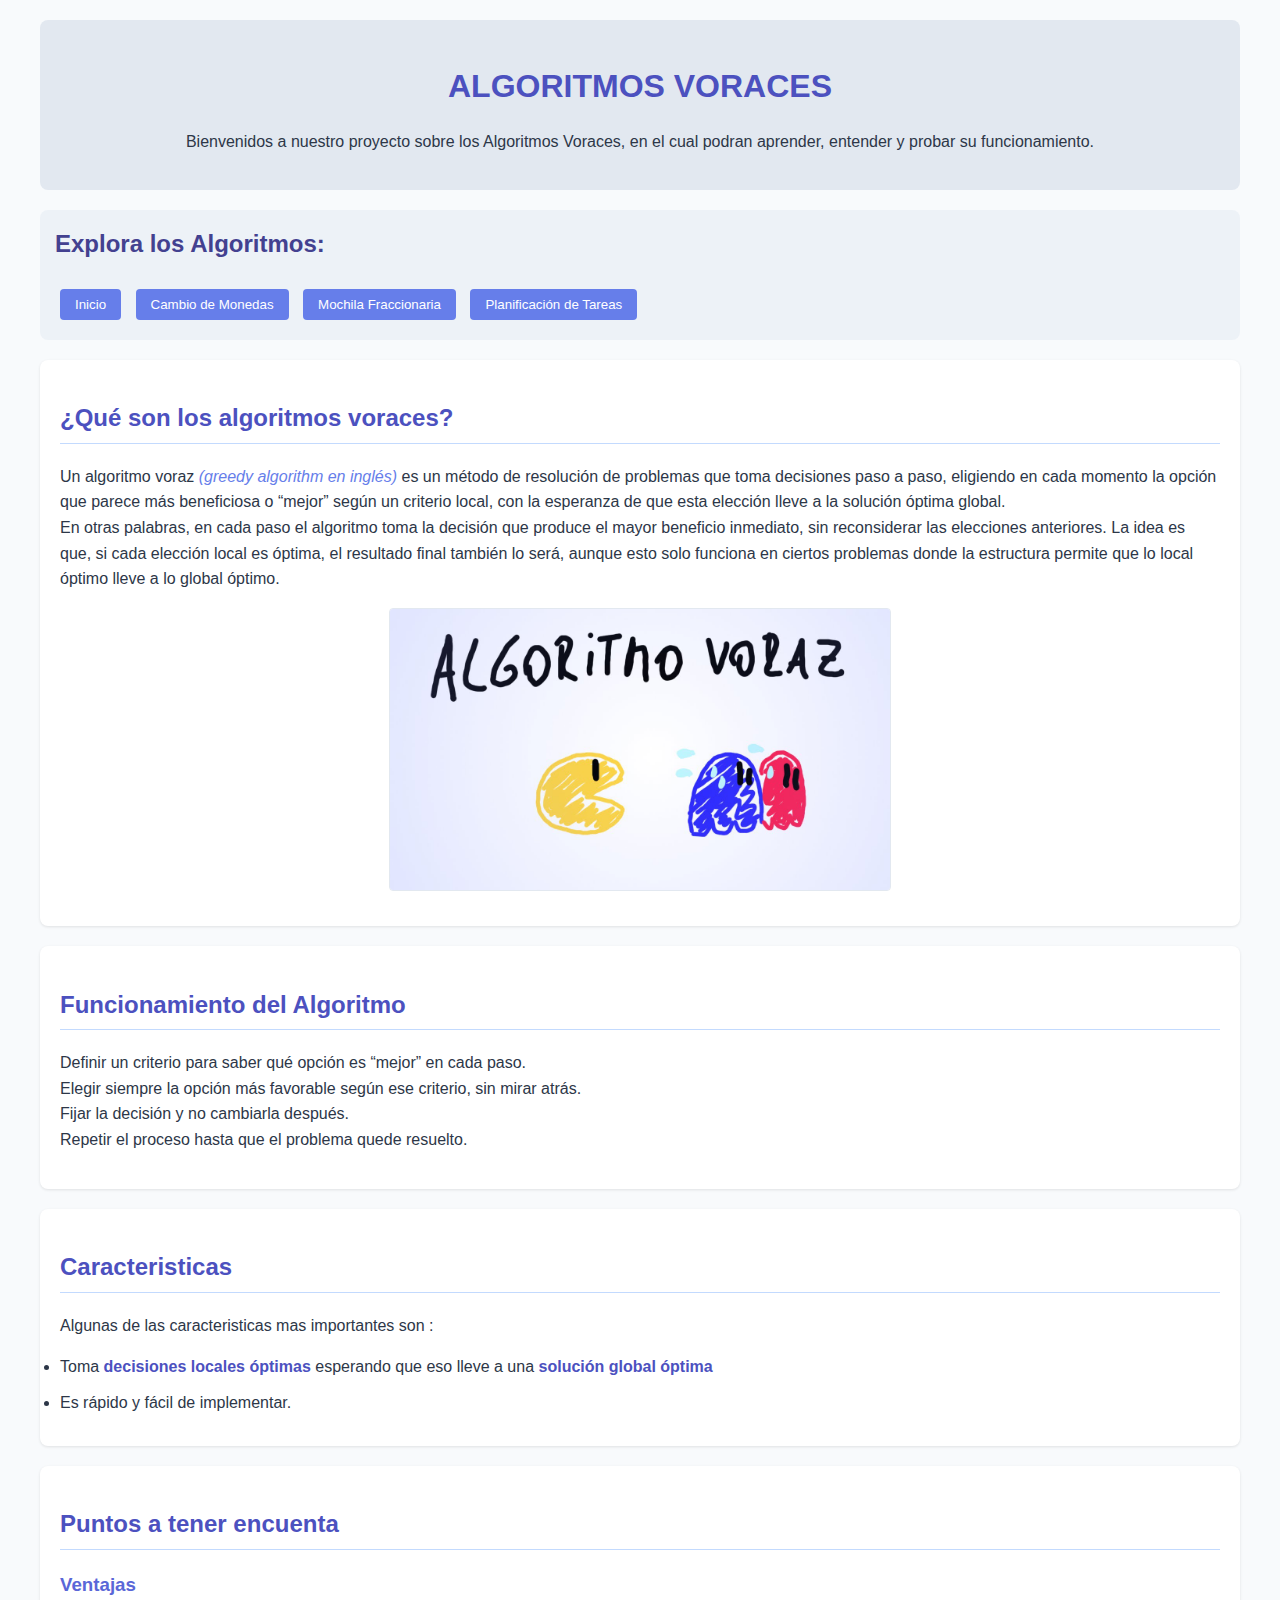
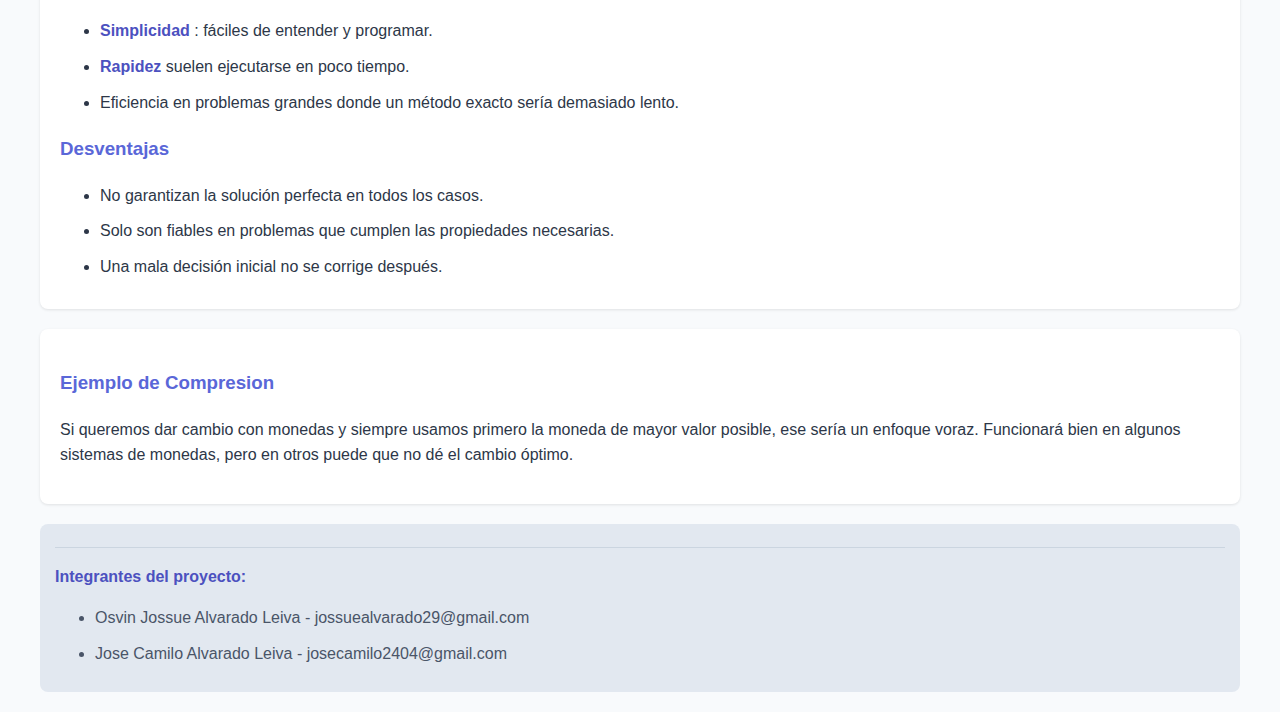
<file: index.html>
<!DOCTYPE html>
<html lang="en">
<head>
    <meta charset="UTF-8">
    <meta name="viewport" content="width=device-width, initial-scale=1.0">
    <title>Algoritmos Voraces</title>
    <link rel="stylesheet" href="/Css/index.css">
</head>
<body>
    
    <header>
        <!-- TITULO principal -->
        <h1>ALGORITMOS VORACES</h1>

        <p>Bienvenidos a nuestro proyecto sobre los Algoritmos Voraces, en el cual podran aprender, entender y probar su funcionamiento. </p>

    </header>

<!-- Menu de navegacion para los algoritmos -->
    <nav>
        <h2>Explora los Algoritmos:</h2>
        <div>
            <a href="index.html"><button>Inicio</button></a>
            <a href="cambioMoneda.html"><button>Cambio de Monedas</button></a>
            <a href="mochila.html"><button>Mochila Fraccionaria</button></a>
            <a href="IntervalScheduling.html"><button>Planificación de Tareas</button></a>
        </div>
    </nav>


    <!-- Descripcion Del concepto -->
    <section>

        <h2>¿Qué son los algoritmos voraces?</h2>
        <p>
            Un algoritmo voraz <i>(greedy algorithm en inglés)</i> es un método de resolución de problemas que toma decisiones paso a paso, eligiendo en cada momento la opción que parece más beneficiosa o “mejor” según un criterio local, con la esperanza de que esta elección lleve a la solución óptima global.

            <br>

            En otras palabras, en cada paso el algoritmo toma la decisión que produce el mayor beneficio inmediato, sin reconsiderar las elecciones anteriores. La idea es que, si cada elección local es óptima, el resultado final también lo será, aunque esto solo funciona en ciertos problemas donde la estructura permite que lo local óptimo lleve a lo global óptimo.
        </p>

        <img src="/img/voraz.jpg" width="500">


    </section>

    <!-- APARTADO DEL FUNCIONAMIENTO -->
    <section>

        <h2>Funcionamiento del Algoritmo</h2>

        <p>
            Definir un criterio para saber qué opción es “mejor” en cada paso.<br>
            Elegir siempre la opción más favorable según ese criterio, sin mirar atrás.<br>Fijar la decisión y no cambiarla después.<br>
            Repetir el proceso hasta que el problema quede resuelto.<br>
        </p>

    </section>

<!-- CARACTEROISTICAS -->
    <section>

        <h2>Caracteristicas </h2>
        <p>Algunas de las caracteristicas mas importantes son :</p>
        <lu>
            <li>Toma <strong>decisiones locales óptimas</strong> esperando que eso lleve a una <strong>solución global óptima</strong></li>
            <li>Es rápido y fácil de implementar.</li>
        </lu>

    </section>

    <!-- VENTAJAS Y DESVENTAJAS -->
    <section>

        <h2>Puntos a tener encuenta</h2>

        <h3>Ventajas</h3>
        <ul>
            <li><strong>Simplicidad</strong> : fáciles de entender y programar.</li>
            <li><strong>Rapidez</strong> suelen ejecutarse en poco tiempo.</li>
            <li>Eficiencia en problemas grandes donde un método exacto sería demasiado lento.</li>
        </ul>

        <h3 class="desventajas">Desventajas</h3>
        <ul>
            <li>No garantizan la solución perfecta en todos los casos.</li>
            <li>Solo son fiables en problemas que cumplen las propiedades necesarias.</li>
            <li>Una mala decisión inicial no se corrige después.</li>
        </ul>

    </section>

    <!-- un ejemplo para dar -->
    <section>

        <h3>Ejemplo de Compresion</h3>
        <p>Si queremos dar cambio con monedas y siempre usamos primero la moneda de mayor valor posible, ese sería un enfoque voraz. Funcionará bien en algunos sistemas de monedas, pero en otros puede que no dé el cambio óptimo.</p>

    </section>

    <!-- Un basico Pie de pagina -->
    <footer>
        <hr>
        <p><strong>Integrantes del proyecto:</strong></p>
        <ul>
            <li>Osvin Jossue Alvarado Leiva - jossuealvarado29@gmail.com</li>
            <li>Jose Camilo Alvarado Leiva - josecamilo2404@gmail.com</li>
        </ul>
    </footer>


</body>



</html>
</file>
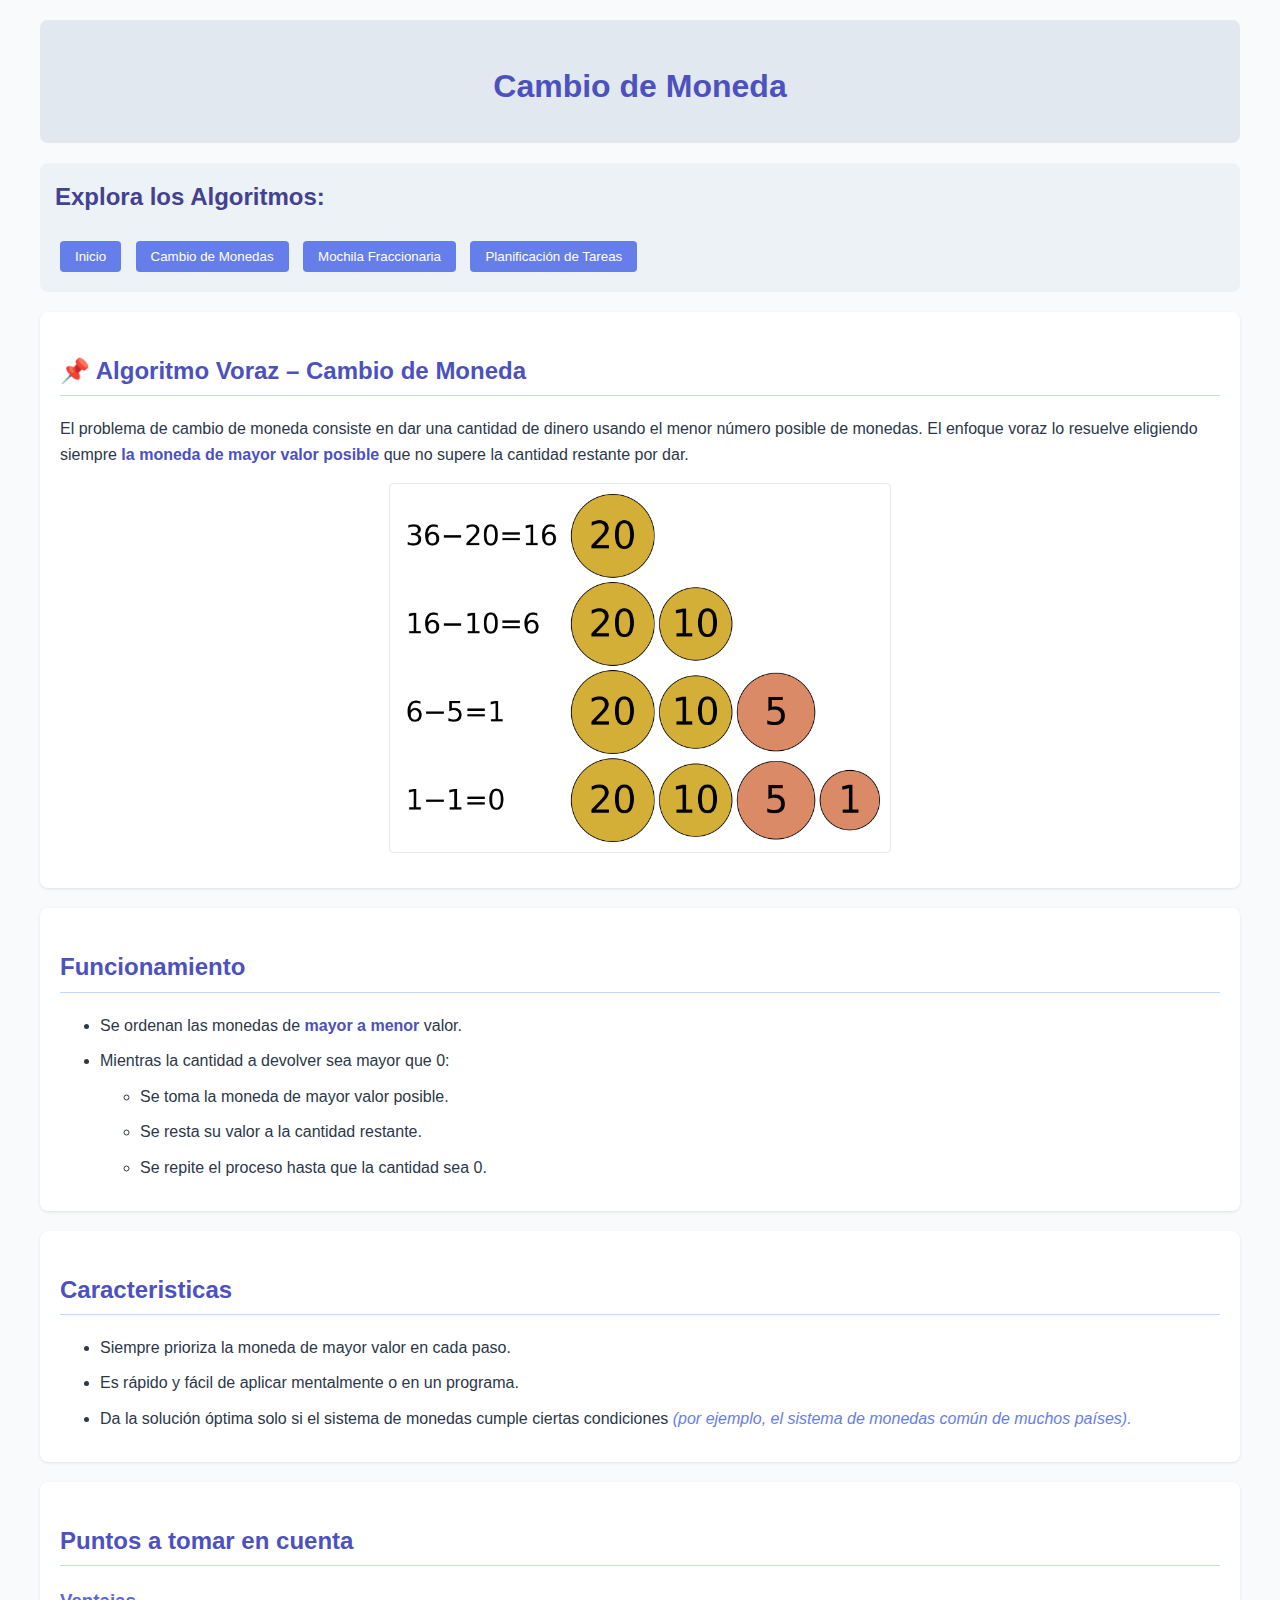
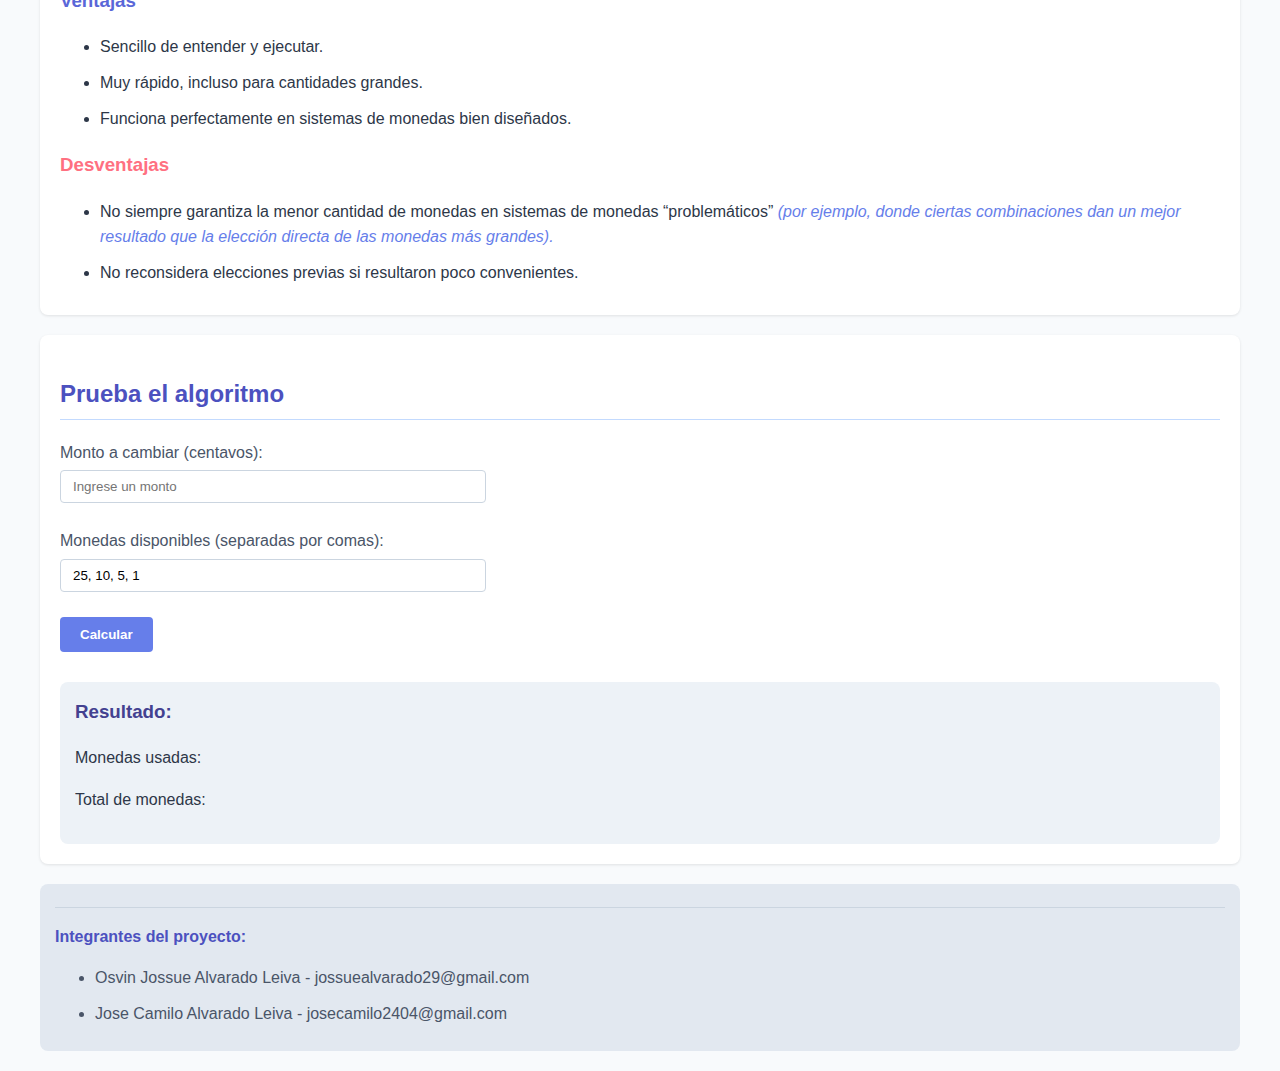
<file: cambioMoneda.html>
<!DOCTYPE html>
<html lang="en">
<head>
    <meta charset="UTF-8">
    <meta name="viewport" content="width=device-width, initial-scale=1.0">
    <title>Cambio de Moneda</title>
    <link rel="stylesheet" href="/Css/cambioMonedas.css">
</head>
<body>

    <header>

        <!-- titulo prinicipal -->
        <h1>Cambio de Moneda</h1>

        <!-- <p>Bienvenidos a nuestro proyecto sobre los Algoritmos Voraces, en el cual podran aprender, entender y probar su funcionamiento. </p> -->

    </header>

    <!-- Menu de navegacion para los algoritmos -->
    <nav>
        <h2>Explora los Algoritmos:</h2>
        <div>
            <a href="index.html"><button>Inicio</button></a>
            <a href="cambioMoneda.html"><button>Cambio de Monedas</button></a>
            <a href="mochila.html"><button>Mochila Fraccionaria</button></a>
            <a href="algoritmo3.html"><button>Planificación de Tareas</button></a>
        </div>
    </nav>
    

        <!-- Descripcion de el cambio de moneda -->
    <section>

        <h2>📌 Algoritmo Voraz – Cambio de Moneda</h2>
        <p>
            El problema de cambio de moneda consiste en dar una cantidad de dinero usando el menor número posible de monedas. El enfoque voraz lo resuelve eligiendo siempre <strong>la moneda de mayor valor posible</strong> que no supere la cantidad restante por dar.
        </p>
        <img src="/img/cambioMoneda.png" width="500">

    </section>

    <!-- funcionamiento del algoritmo -->
    <section>

        <h2>Funcionamiento</h2>
        <ul>
            <li>Se ordenan las monedas de <strong>mayor a menor</strong> valor.</li>
            <li>Mientras la cantidad a devolver sea mayor que 0:</li>
            <ul>
                <li>Se toma la moneda de mayor valor posible.</li>
                <li>Se resta su valor a la cantidad restante.</li>
                <li>Se repite el proceso hasta que la cantidad sea 0.</li>
            </ul>
        </ul>

    </section>


<!-- CARACTERISTICAS -->
    <section>

        <h2>Caracteristicas</h2>
        <ul>
            <li>Siempre prioriza la moneda de mayor valor en cada paso.</li>
            <li>Es rápido y fácil de aplicar mentalmente o en un programa.</li>
            <li>Da la solución óptima solo si el sistema de monedas cumple ciertas condiciones <i>(por ejemplo, el sistema de monedas común de muchos países).</i></li>
        </ul>

    </section>


    <!-- ventajas y desventajas -->
    <section>

        <h2>Puntos a tomar en cuenta</h2>

        <h3>Ventajas</h3>
        <ul>
            <li>Sencillo de entender y ejecutar.</li>
            <li>Muy rápido, incluso para cantidades grandes.</li>
            <li>Funciona perfectamente en sistemas de monedas bien diseñados.</li>
        </ul>

        <h3 class="desventajas">Desventajas</h3>
        <ul>
            <li>No siempre garantiza la menor cantidad de monedas en sistemas de monedas “problemáticos” <i>(por ejemplo, donde ciertas combinaciones dan un mejor resultado que la elección directa de las monedas más grandes).</i></li>    
            <li>No reconsidera elecciones previas si resultaron poco convenientes.</li>

        </ul>

    </section>

<!-- Area para ponerlo aprueba. -->
    <section>

        <h2>Prueba el algoritmo</h2>
        
        <!-- Inputs del usuario -->
        <div>
            <label for="monto">Monto a cambiar (centavos):</label>
            <input type="number" id="monto" min="1" placeholder="Ingrese un monto">
        </div>
        
        <div>
            <label for="monedas">Monedas disponibles (separadas por comas):</label>
            <input type="text" id="monedas" value="25, 10, 5, 1">
        </div>
        
        <button id="calcular">Calcular</button>

        <!-- Resultado -->
        <div id="resultado">
            <h3>Resultado:</h3>
            <p id="monedas-usadas">Monedas usadas: </p>
            <p id="total-monedas">Total de monedas: </p>
        </div>

    </section>


    <!-- Un basico Pie de pagina -->
    <footer>
        <hr>
        <p><strong>Integrantes del proyecto:</strong></p>
        <ul>
            <li>Osvin Jossue Alvarado Leiva - jossuealvarado29@gmail.com</li>
            <li>Jose Camilo Alvarado Leiva - josecamilo2404@gmail.com</li>
        </ul>
    </footer>

    <script src="/Js/cambioMoneda.js"></script>
</body>
</html>
</file>
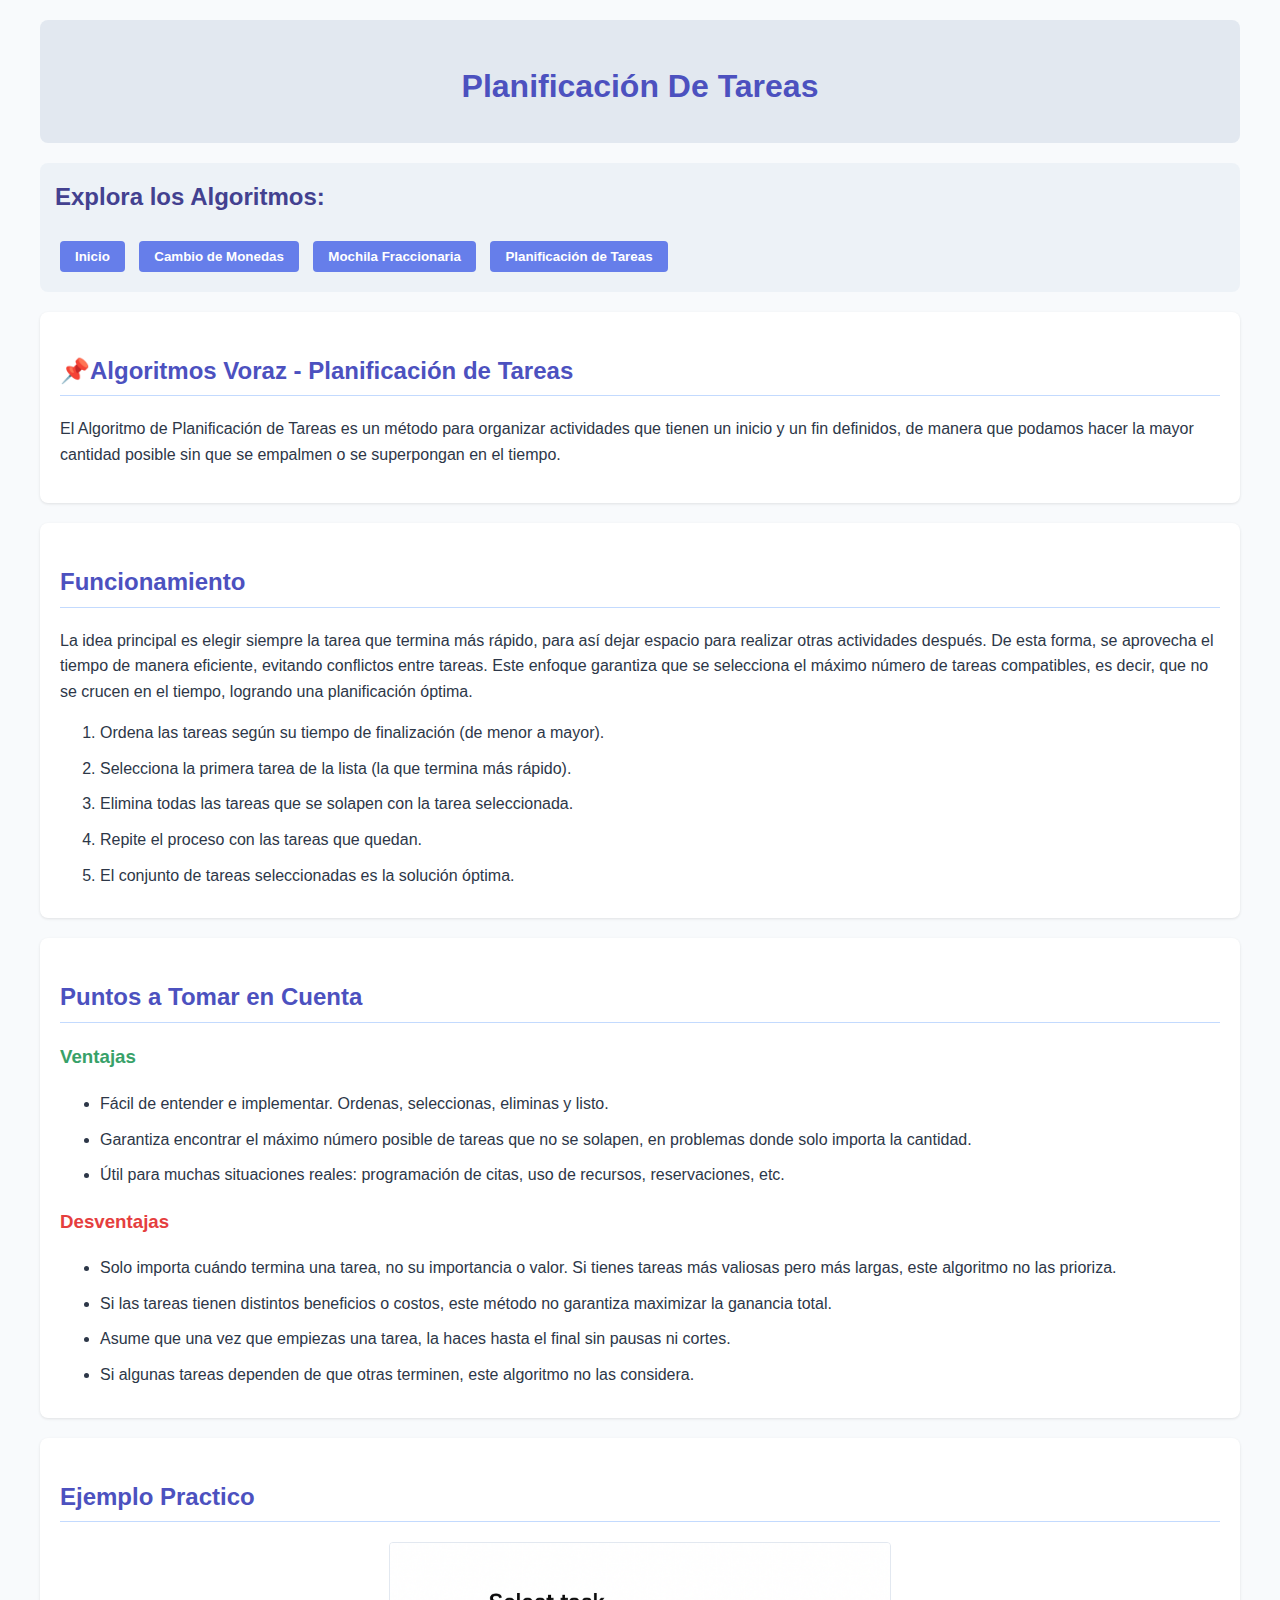
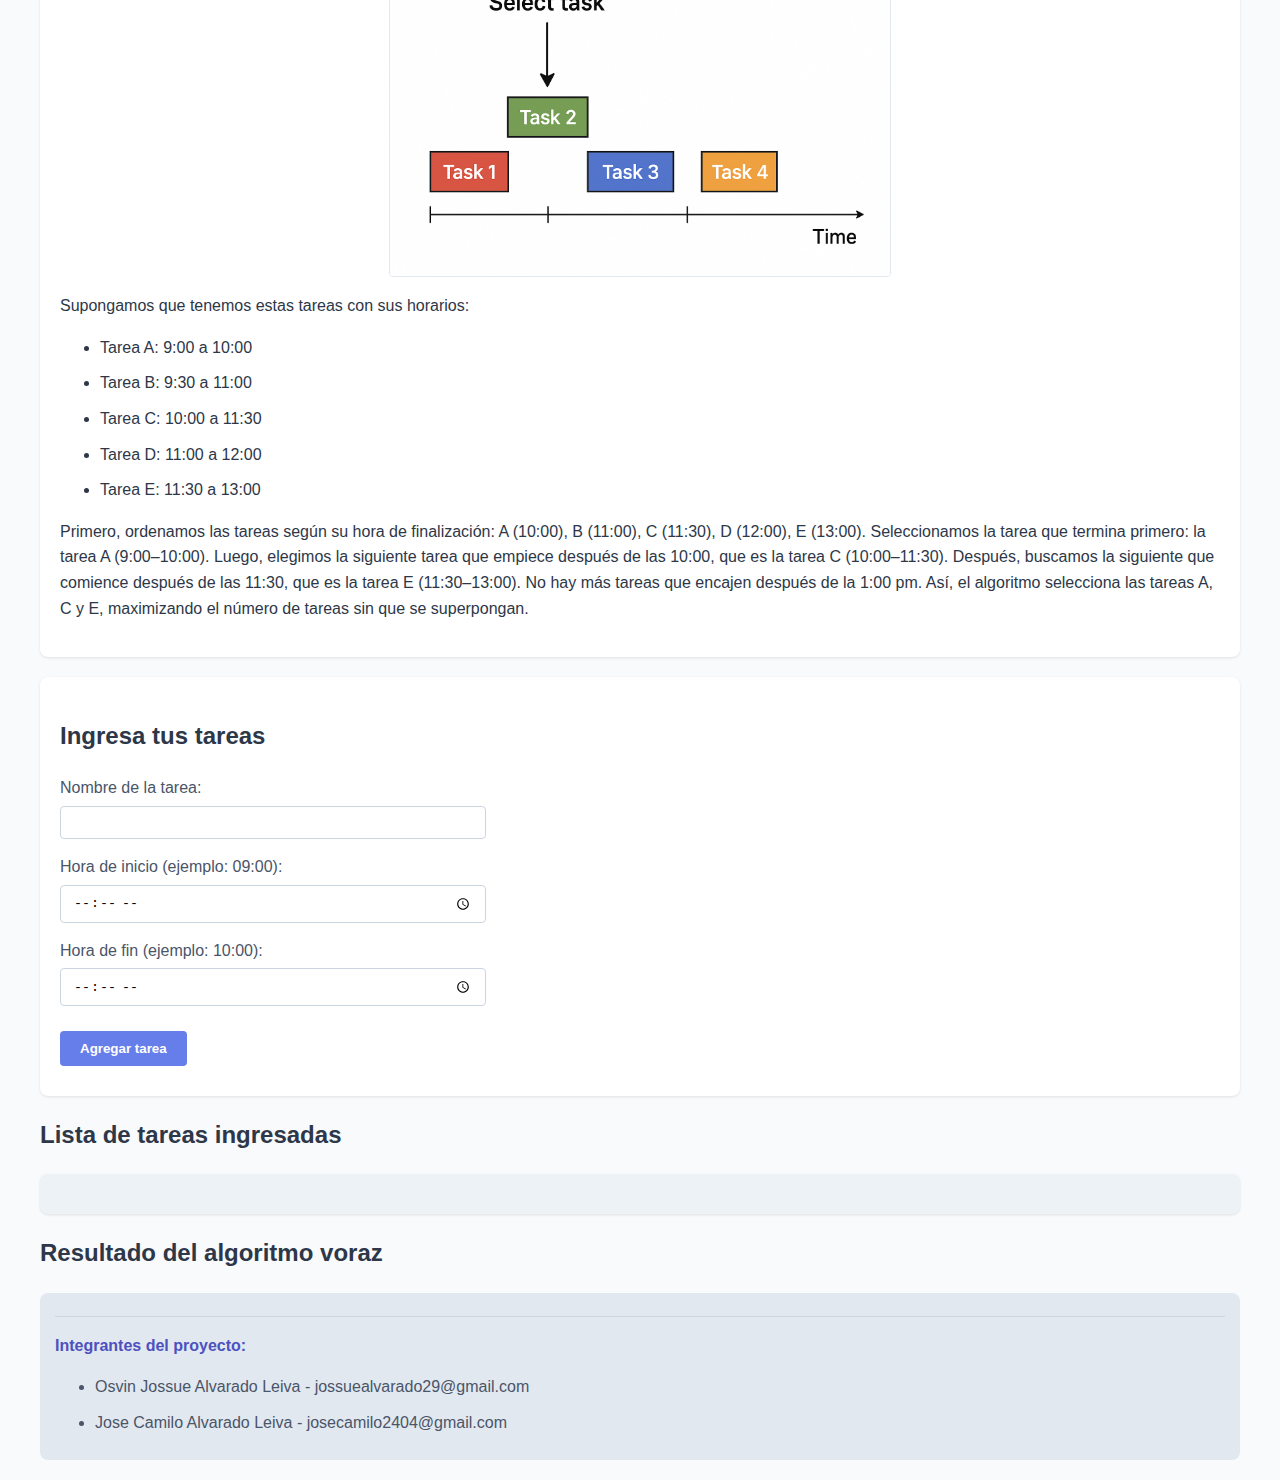
<file: IntervalScheduling.html>
<!DOCTYPE html>
<html lang="en">
<head>
    <meta charset="UTF-8">
    <meta name="viewport" content="width=device-width, initial-scale=1.0">
    <title>Planificación de Tareas</title>
    <link rel="stylesheet" href="/Css/IntervalScheduling.css">
</head>
<body>
    <!-- Titulo -->
     <header>
     <h1>Planificación De Tareas</h1>
    </header>
    <!-- Fin Titulo -->

    <!-- Menu -->
     <nav>
        <h2>Explora los Algoritmos:</h2>
        <div>
            <a href="index.html"><button>Inicio</button></a>
            <a href="cambioMoneda.html"><button>Cambio de Monedas</button></a>
            <a href="mochila.html"><button>Mochila Fraccionaria</button></a>
            <a href="IntervalScheduling.html"><button>Planificación de Tareas</button></a>
        </div>
    </nav>
     <!-- Fin Menu -->

     <!-- Descripción -->
      <section>
        <h2>📌Algoritmos Voraz - Planificación de Tareas</h2>
        <p>El Algoritmo de Planificación de Tareas es un método para organizar actividades que tienen un inicio y un fin definidos, de manera que podamos hacer la mayor cantidad posible sin que se empalmen o se superpongan en el tiempo.</p>
      </section>
      <!-- Fin Descripción -->

      <!-- Funcionamiento -->
       <section>
        <h2>Funcionamiento</h2>
                <p>La idea principal es elegir siempre la tarea que termina más rápido, para así dejar espacio para realizar otras actividades después. De esta forma, se aprovecha el tiempo de manera eficiente, evitando conflictos entre tareas.
                Este enfoque garantiza que se selecciona el máximo número de tareas compatibles, es decir, que no se crucen en el tiempo, logrando una planificación óptima.
                </p>
        <ol>
            <li>Ordena las tareas según su tiempo de finalización (de menor a mayor).</li>
            <li>Selecciona la primera tarea de la lista (la que termina más rápido).</li>
            <li>Elimina todas las tareas que se solapen con la tarea seleccionada.</li>
            <li>Repite el proceso con las tareas que quedan.</li>
            <li>El conjunto de tareas seleccionadas es la solución óptima.</li>
        </ol>
       </section>
       <!-- Fin Funcionamiento -->

        <!-- Ventajas y Desventajas -->
         <section>
            <h2>Puntos a Tomar en Cuenta</h2>
            <h3 class="ventajas">Ventajas</h3>
            <ul>
                <li>Fácil de entender e implementar. Ordenas, seleccionas, eliminas y listo.</li>
                <li>Garantiza encontrar el máximo número posible de tareas que no se solapen, en problemas donde solo importa la cantidad.</li>
                <li>Útil para muchas situaciones reales: programación de citas, uso de recursos, reservaciones, etc.</li>
            </ul>
            <h3 class="desventajas">Desventajas</h3>
            <ul>
                <li>Solo importa cuándo termina una tarea, no su importancia o valor. Si tienes tareas más valiosas pero más largas, este algoritmo no las prioriza.</li>
                <li>Si las tareas tienen distintos beneficios o costos, este método no garantiza maximizar la ganancia total.</li>
                <li>Asume que una vez que empiezas una tarea, la haces hasta el final sin pausas ni cortes.</li>
                <li>Si algunas tareas dependen de que otras terminen, este algoritmo no las considera.</li>
            </ul>
         </section>
         <!-- Fin Ventajas y Desventajas -->

         <!-- Ejemplo Practico -->
          <section>
            <h2>Ejemplo Practico</h2>
            <img src="/img/Problema de programación de tareas.png" width="500">
                <p>Supongamos que tenemos estas tareas con sus horarios:</p>
            <ul>
                <li>Tarea A: 9:00 a 10:00</li>
                <li>Tarea B: 9:30 a 11:00</li>
                <li>Tarea C: 10:00 a 11:30</li>
                <li>Tarea D: 11:00 a 12:00</li>
                <li>Tarea E: 11:30 a 13:00</li>
            </ul>
                <p>Primero, ordenamos las tareas según su hora de finalización: A (10:00), B (11:00), C (11:30), D (12:00), E (13:00).
                Seleccionamos la tarea que termina primero: la tarea A (9:00–10:00). Luego, elegimos la siguiente tarea que empiece después de las 10:00, que es la tarea C (10:00–11:30).
                Después, buscamos la siguiente que comience después de las 11:30, que es la tarea E (11:30–13:00). No hay más tareas que encajen después de la 1:00 pm.
                Así, el algoritmo selecciona las tareas A, C y E, maximizando el número de tareas sin que se superpongan.
                 </p>
          </section>
          <!-- Fin de Ejemplo Practico -->

    <!-- Área Interactiva -->
    <form id="tareasForm">
        <h2>Ingresa tus tareas</h2>

        <div>
        <label for="nombreTarea">Nombre de la tarea:</label>
        <input type="text" id="nombreTarea" name="nombreTarea" required />
        </div>

        <div>
        <label for="horaInicio">Hora de inicio (ejemplo: 09:00):</label>
        <input type="time" id="horaInicio" name="horaInicio" required />
        </div>

        <div>
        <label for="horaFin">Hora de fin (ejemplo: 10:00):</label>
        <input type="time" id="horaFin" name="horaFin" required />
        </div>

        <button type="submit">Agregar tarea</button>
    </form>

    <h2>Lista de tareas ingresadas</h2>
    <ul id="listaTareas">
        <!-- Aquí se mostrarán las tareas ingresadas -->
    </ul>

    <h2>Resultado del algoritmo voraz</h2>
     <!-- Área Interactiva -->
    <footer>
        <hr>
            <p><strong>Integrantes del proyecto:</strong></p>
        <ul>
                <li>Osvin Jossue Alvarado Leiva - jossuealvarado29@gmail.com</li>
                <li>Jose Camilo Alvarado Leiva - josecamilo2404@gmail.com</li>
        </ul>
    </footer>

    <script src="/Js/IntervalScheduling.js"></script>
</body>
</html>
</file>
<file: Css/index.css>
/* styles.css - Estilo minimalista con paleta fría elegante */

/* Estilos generales */
body {
    font-family: 'Arial', sans-serif;
    line-height: 1.6;
    color: #2d3748;
    background-color: #f8fafc;
    max-width: 1200px;
    margin: 0 auto;
    padding: 0 20px;
}

/* Encabezado */
header {
    background-color: #e2e8f0;
    padding: 20px;
    border-radius: 8px;
    margin: 20px 0;
    text-align: center;
}

header h1 {
    color: #4c51bf;
    margin-bottom: 10px;
}

/* Navegación */
nav {
    background-color: #edf2f7;
    padding: 15px;
    border-radius: 8px;
    margin: 20px 0;
}

nav h2 {
    color: #434190;
    margin-top: 0;
}

nav button {
    background-color: #667eea;
    color: white;
    border: none;
    padding: 8px 15px;
    margin: 5px;
    border-radius: 4px;
    cursor: pointer;
    transition: background-color 0.3s;
}

nav button:hover {
    background-color: #5a67d8;
}

/* Secciones */
section {
    background-color: white;
    padding: 20px;
    border-radius: 8px;
    margin: 20px 0;
    box-shadow: 0 1px 3px rgba(0,0,0,0.1);
}

section h2 {
    color: #4c51bf;
    border-bottom: 1px solid #c3dafe;
    padding-bottom: 5px;
}

section h3 {
    color: #5a67d8;
}

/* Listas */
ul, li {
    margin: 10px 0;
}

/* Imágenes */
img {
    display: block;
    max-width: 100%;
    height: auto;
    margin: 15px auto;
    border-radius: 4px;
    border: 1px solid #e2e8f0;
}

/* Pie de página */
footer {
    background-color: #e2e8f0;
    padding: 15px;
    border-radius: 8px;
    margin: 20px 0;
    color: #4a5568;
}

footer hr {
    border: 0;
    height: 1px;
    background-color: #cbd5e0;
    margin-bottom: 15px;
}

/* Elementos de texto */
strong {
    color: #4c51bf;
}

i {
    color: #667eea;
}
</file>
<file: Css/cambioMonedas.css>
/* cambioMoneda.css - Estilo minimalista con paleta fría elegante */

/* Estilos generales */
body {
    font-family: 'Arial', sans-serif;
    line-height: 1.6;
    color: #2d3748;
    background-color: #f8fafc;
    max-width: 1200px;
    margin: 0 auto;
    padding: 0 20px;
}

/* Encabezado */
header {
    background-color: #e2e8f0;
    padding: 20px;
    border-radius: 8px;
    margin: 20px 0;
    text-align: center;
}

header h1 {
    color: #4c51bf;
    margin-bottom: 10px;
}

/* Navegación */
nav {
    background-color: #edf2f7;
    padding: 15px;
    border-radius: 8px;
    margin: 20px 0;
}

nav h2 {
    color: #434190;
    margin-top: 0;
}

nav button {
    background-color: #667eea;
    color: white;
    border: none;
    padding: 8px 15px;
    margin: 5px;
    border-radius: 4px;
    cursor: pointer;
    transition: background-color 0.3s;
}

nav button:hover {
    background-color: #5a67d8;
}

/* Secciones */
section {
    background-color: white;
    padding: 20px;
    border-radius: 8px;
    margin: 20px 0;
    box-shadow: 0 1px 3px rgba(0,0,0,0.1);
}

section h2 {
    color: #4c51bf;
    border-bottom: 1px solid #c3dafe;
    padding-bottom: 5px;
}

section h3 {
    color: #5a67d8;
}

/* Listas */
ul, li {
    margin: 10px 0;
}

/* Imágenes */
img {
    display: block;
    max-width: 100%;
    height: auto;
    margin: 15px auto;
    border-radius: 4px;
    border: 1px solid #e2e8f0;
}

/* Formularios y controles */
label {
    display: block;
    margin: 10px 0 5px;
    color: #4a5568;
    font-weight: 500;
}

input[type="number"],
input[type="text"] {
    padding: 8px 12px;
    border: 1px solid #cbd5e0;
    border-radius: 4px;
    width: 100%;
    max-width: 400px;
    margin-bottom: 15px;
}

button#calcular {
    background-color: #667eea;
    color: white;
    border: none;
    padding: 10px 20px;
    border-radius: 4px;
    cursor: pointer;
    transition: background-color 0.3s;
    font-weight: bold;
    margin: 10px 0;
}

button#calcular:hover {
    background-color: #5a67d8;
}

/* Resultados */
#resultado {
    background-color: #edf2f7;
    padding: 15px;
    border-radius: 8px;
    margin-top: 20px;
}

#resultado h3 {
    margin-top: 0;
    color: #434190;
}

#monedas-usadas,
#total-monedas {
    font-weight: 500;
}

/* Pie de página */
footer {
    background-color: #e2e8f0;
    padding: 15px;
    border-radius: 8px;
    margin: 20px 0;
    color: #4a5568;
}

footer hr {
    border: 0;
    height: 1px;
    background-color: #cbd5e0;
    margin-bottom: 15px;
}

/* Elementos de texto */
strong {
    color: #4c51bf;
}

i {
    color: #667eea;
}

.desventajas {
    color: #FF7081;
}
</file>
<file: Css/IntervalScheduling.css>
/* IntervalScheduling.css - Estilo minimalista con paleta fría elegante */

/* Estilos generales */
body {
    font-family: 'Arial', sans-serif;
    line-height: 1.6;
    color: #2d3748;
    background-color: #f8fafc;
    max-width: 1200px;
    margin: 0 auto;
    padding: 0 20px;
}

/* Encabezado */
header {
    background-color: #e2e8f0;
    padding: 20px;
    border-radius: 8px;
    margin: 20px 0;
    text-align: center;
}

header h1 {
    color: #4c51bf;
    margin-bottom: 10px;
}

/* Navegación */
nav {
    background-color: #edf2f7;
    padding: 15px;
    border-radius: 8px;
    margin: 20px 0;
}

nav h2 {
    color: #434190;
    margin-top: 0;
}

nav button {
    background-color: #667eea;
    color: white;
    border: none;
    padding: 8px 15px;
    margin: 5px;
    border-radius: 4px;
    cursor: pointer;
    transition: background-color 0.3s;
}

nav button:hover {
    background-color: #5a67d8;
}

/* Secciones */
section {
    background-color: white;
    padding: 20px;
    border-radius: 8px;
    margin: 20px 0;
    box-shadow: 0 1px 3px rgba(0,0,0,0.1);
}

section h2 {
    color: #4c51bf;
    border-bottom: 1px solid #c3dafe;
    padding-bottom: 5px;
}

section h3 {
    color: #5a67d8;
}

/* Listas */
ul, ol, li {
    margin: 10px 0;
}

/* Imágenes */
img {
    display: block;
    max-width: 100%;
    height: auto;
    margin: 15px auto;
    border-radius: 4px;
    border: 1px solid #e2e8f0;
}

/* Formulario interactivo */
#tareasForm {
    background-color: white;
    padding: 20px;
    border-radius: 8px;
    margin: 20px 0;
    box-shadow: 0 1px 3px rgba(0,0,0,0.1);
}

#tareasForm div {
    margin-bottom: 15px;
}

label {
    display: block;
    margin-bottom: 5px;
    color: #4a5568;
    font-weight: 500;
}

input[type="text"],
input[type="time"] {
    padding: 8px 12px;
    border: 1px solid #cbd5e0;
    border-radius: 4px;
    width: 100%;
    max-width: 400px;
}

button {
    background-color: #667eea;
    color: white;
    border: none;
    padding: 10px 20px;
    border-radius: 4px;
    cursor: pointer;
    transition: background-color 0.3s;
    font-weight: bold;
    margin: 10px 0;
}

button:hover {
    background-color: #5a67d8;
}

/* Lista de tareas */
#listaTareas {
    background-color: white;
    padding: 20px;
    border-radius: 8px;
    box-shadow: 0 1px 3px rgba(0,0,0,0.1);
    list-style-type: none;
}

#listaTareas li {
    padding: 10px;
    border-bottom: 1px solid #e2e8f0;
    display: flex;
    justify-content: space-between;
}

#listaTareas li:last-child {
    border-bottom: none;
}

/* Resultados */
h2 + #listaTareas {
    background-color: #edf2f7;
}

/* Pie de página */
footer {
    background-color: #e2e8f0;
    padding: 15px;
    border-radius: 8px;
    margin: 20px 0;
    color: #4a5568;
}

footer hr {
    border: 0;
    height: 1px;
    background-color: #cbd5e0;
    margin-bottom: 15px;
}

/* Elementos de texto */
strong {
    color: #4c51bf;
}

i {
    color: #667eea;
}

/* Clases específicas */
.ventajas {
    color: #38a169; /* Verde para ventajas */
}

.desventajas {
    color: #e53e3e; /* Rojo para desventajas */
}

/* Estilos para la visualización de tareas */
.tarea-item {
    display: flex;
    justify-content: space-between;
    padding: 8px 0;
}

.tarea-info {
    display: flex;
    gap: 15px;
}
</file>
